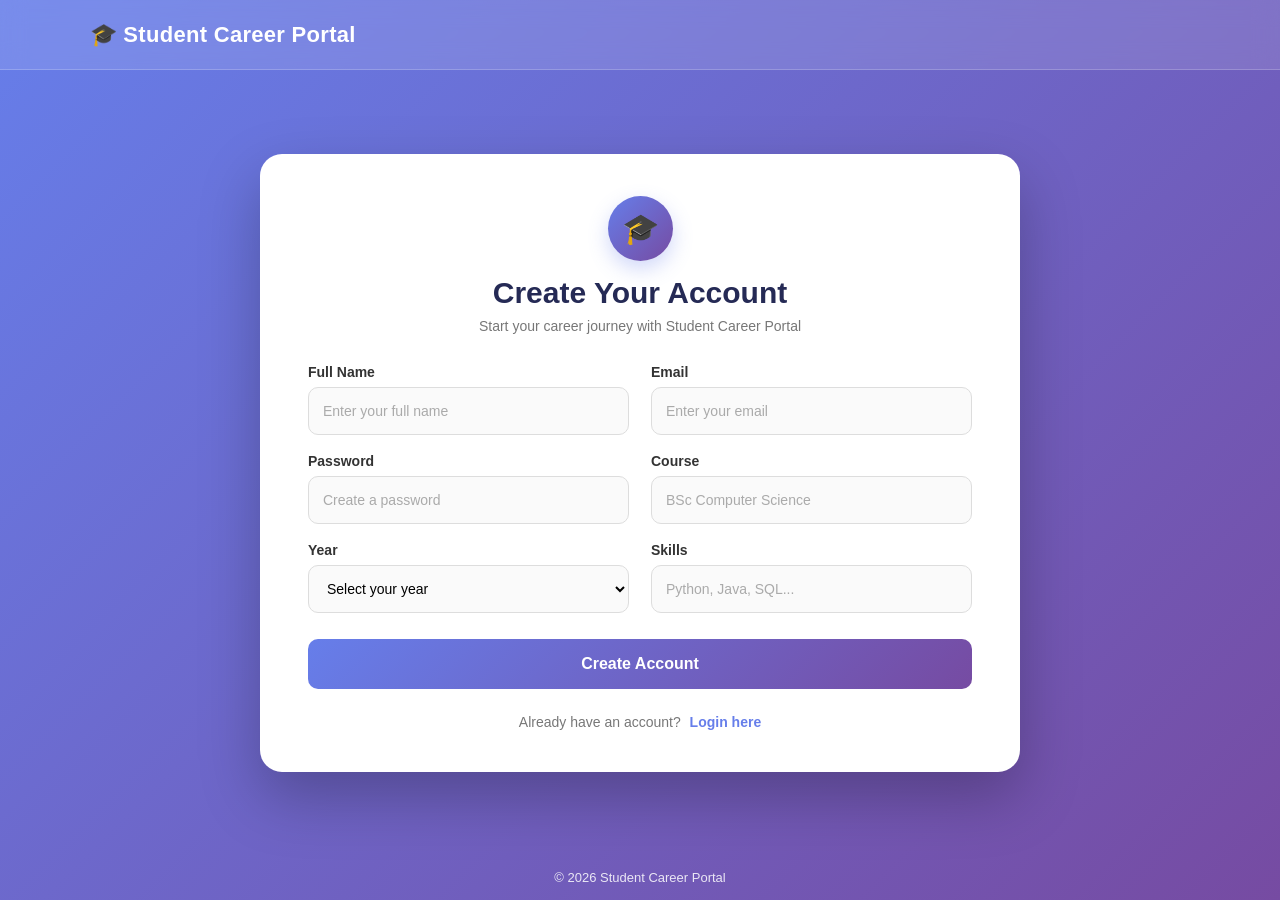
<file: frontend/index.html>
<!DOCTYPE html>
<html lang="en">

<head>
    <meta charset="UTF-8">
    <meta name="viewport" content="width=device-width, initial-scale=1.0">

    <title>Student Career Portal</title>

    <link rel="stylesheet" href="style.css">
</head>

<body>

    <header class="navbar">
        <div class="logo">🎓 Student Career Portal</div>
    </header>

    <main class="page">

        <section class="register-card">

            <div class="card-header">
                <div class="icon">🎓</div>

                <h1>Create Your Account</h1>

                <p>
                    Start your career journey with Student Career Portal
                </p>
            </div>

            <form id="registerForm">

                <div class="form-row">

                    <div class="form-group">
                        <label for="name">Full Name</label>

                        <input
                            type="text"
                            id="name"
                            placeholder="Enter your full name"
                            required
                        >
                    </div>

                    <div class="form-group">
                        <label for="email">Email</label>

                        <input
                            type="email"
                            id="email"
                            placeholder="Enter your email"
                            required
                        >
                    </div>

                </div>

                <div class="form-row">

                    <div class="form-group">
                        <label for="password">Password</label>

                        <input
                            type="password"
                            id="password"
                            placeholder="Create a password"
                            required
                        >
                    </div>

                    <div class="form-group">
                        <label for="course">Course</label>

                        <input
                            type="text"
                            id="course"
                            placeholder="BSc Computer Science"
                            required
                        >
                    </div>

                </div>

                <div class="form-row">

                    <div class="form-group">
                        <label for="year">Year</label>

                        <select id="year" required>

                            <option value="">
                                Select your year
                            </option>

                            <option value="1st Year">
                                1st Year
                            </option>

                            <option value="2nd Year">
                                2nd Year
                            </option>

                            <option value="3rd Year">
                                3rd Year
                            </option>

                            <option value="4th Year">
                                4th Year
                            </option>

                        </select>

                    </div>

                    <div class="form-group">
                        <label for="skills">Skills</label>

                        <input
                            type="text"
                            id="skills"
                            placeholder="Python, Java, SQL..."
                            required
                        >
                    </div>

                </div>

                <button
                    type="submit"
                    class="register-button"
                >
                    Create Account
                </button>

            </form>

            <p id="message"></p>

            <div class="login-section">

                <span>Already have an account?</span>

                <a href="login.html">
                    Login here
                </a>

            </div>

        </section>

    </main>

    <footer>
        © 2026 Student Career Portal
    </footer>

    <script src="script.js"></script>

</body>

</html>
</file>
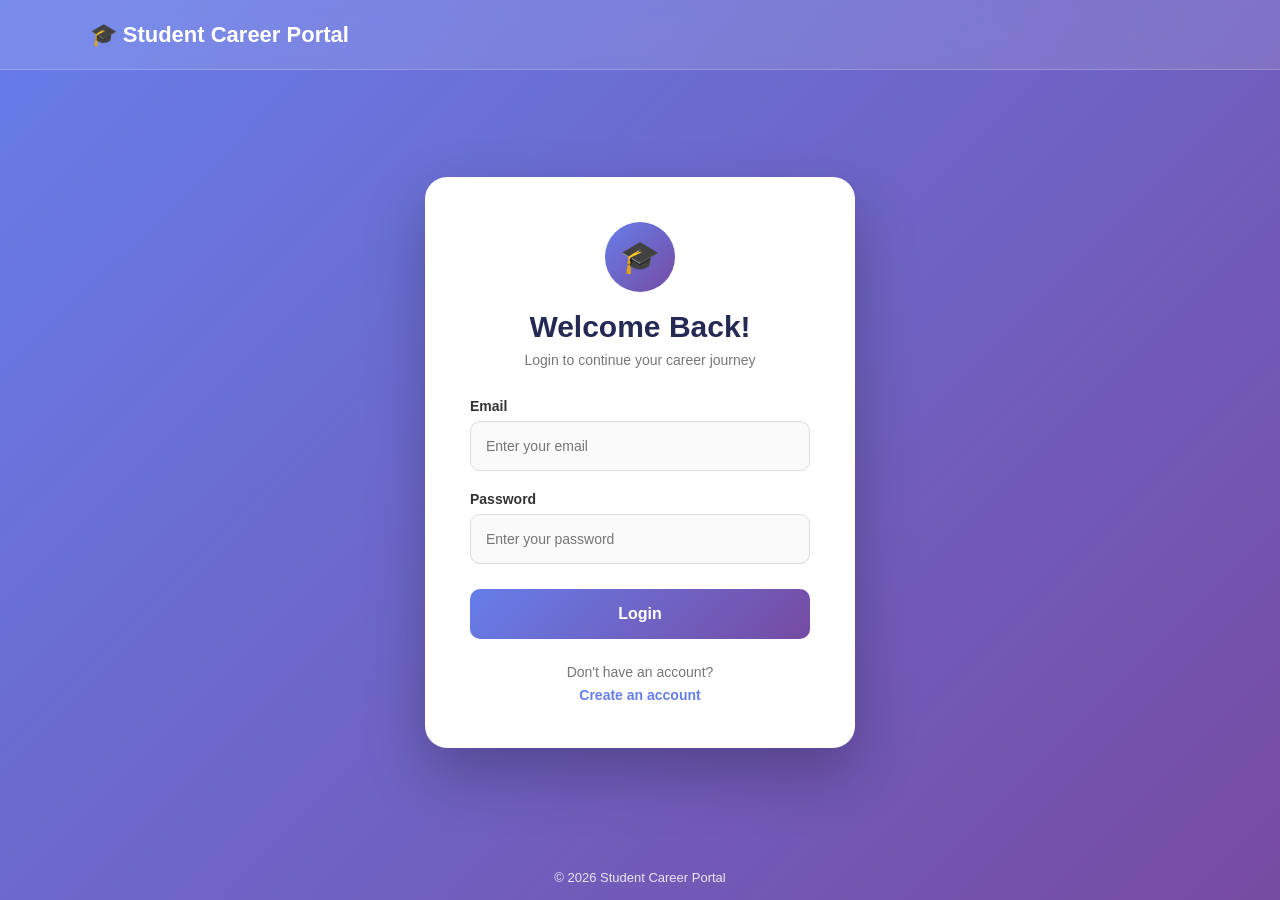
<file: frontend/applications.html>
<!DOCTYPE html>
<html lang="en">

<head>
    <meta charset="UTF-8">
    <meta name="viewport" content="width=device-width, initial-scale=1.0">

    <title>My Applications - Student Career Portal</title>

    <link rel="stylesheet" href="applications.css">
</head>

<body>

    <!-- NAVBAR -->

    <nav class="navbar">

        <div class="logo">
            🎓 Student Career Portal
        </div>

        <button
            id="backButton"
            type="button"
        >
            ← Dashboard
        </button>

    </nav>


    <!-- MAIN CONTENT -->

    <main class="applications-container">

        <div class="page-header">

            <h1>
                📋 My Applications
            </h1>

            <p>
                Track all the jobs and internships you have applied for.
            </p>

        </div>


        <!-- APPLICATION COUNT -->

        <div class="summary-card">

            <div>
                <span>Total Applications</span>

                <strong id="applicationCount">
                    0
                </strong>
            </div>

        </div>


        <!-- APPLICATION LIST -->

        <section>

            <div
                id="applicationList"
                class="application-list"
            >

                <div class="loading">
                    ⏳ Loading your applications...
                </div>

            </div>

        </section>

    </main>


    <footer>
        © 2026 Student Career Portal
    </footer>


    <script src="applications.js"></script>

</body>

</html>
</file>
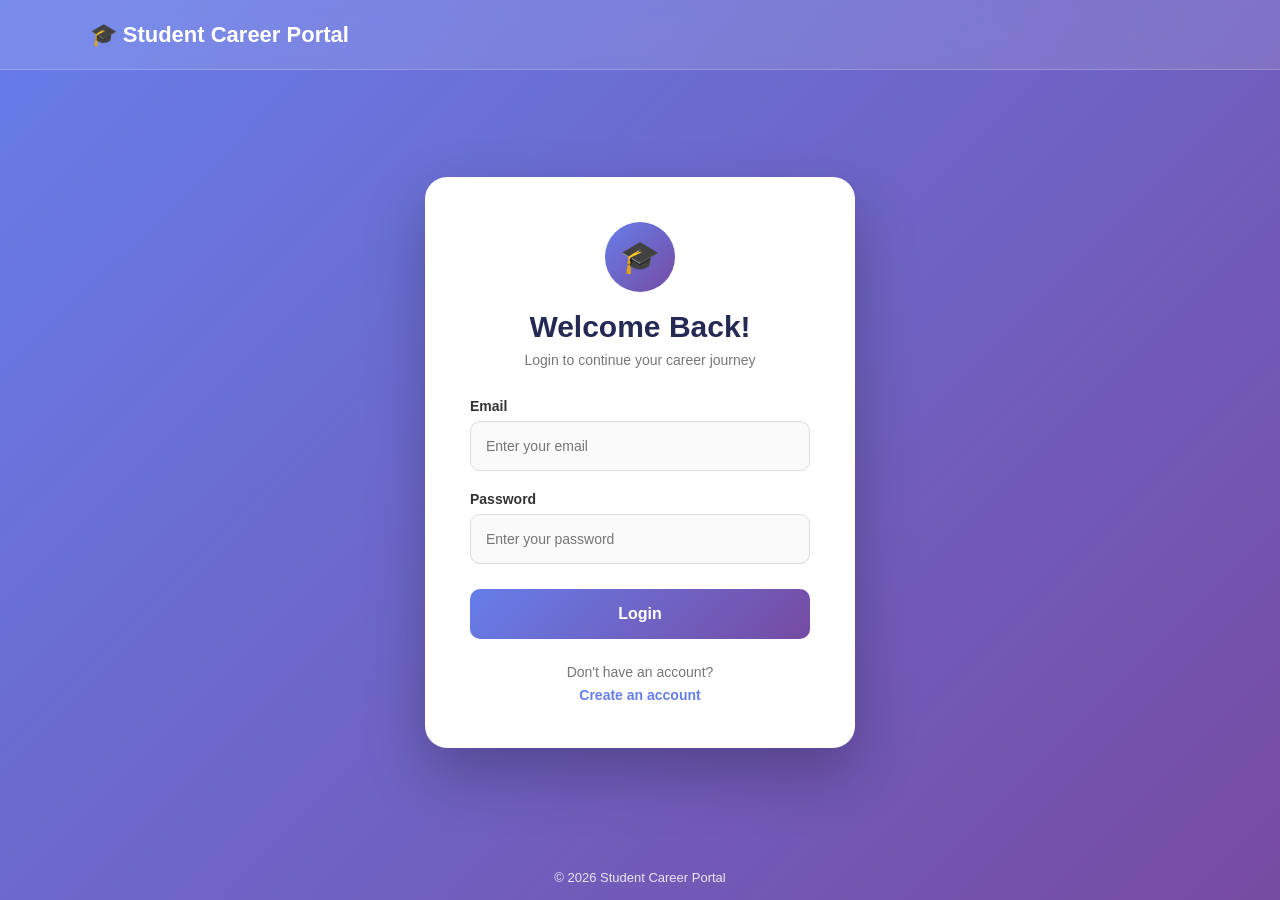
<file: frontend/dashboard.html>
<!DOCTYPE html>
<html lang="en">

<head>
    <meta charset="UTF-8">
    <meta name="viewport" content="width=device-width, initial-scale=1.0">

    <title>Student Career Portal - Dashboard</title>

    <link rel="stylesheet" href="dashboard.css">
</head>

<body>

    <!-- =========================
         NAVBAR
    ========================== -->

    <nav class="navbar">

        <div class="logo">
            🎓 Student Career Portal
        </div>

        <button
            id="logoutButton"
            class="logout-button"
            type="button"
        >
            Logout
        </button>

    </nav>


    <!-- =========================
         MAIN DASHBOARD
    ========================== -->

    <main class="dashboard-container">


        <!-- WELCOME SECTION -->

        <section class="welcome-section">

            <div>

                <p class="small-heading">
                    STUDENT DASHBOARD
                </p>

                <h1>
                    Welcome,
                    <span id="studentName">
                        Student
                    </span>
                    ! 👋
                </h1>

                <p>
                    Manage your career profile and discover
                    opportunities that match your skills.
                </p>

            </div>

        </section>


        <!-- =========================
             PROFILE SECTION
        ========================== -->

        <section class="profile-section">

            <div class="section-heading">

                <div>

                    <h2>
                        👤 My Career Profile
                    </h2>

                    <p>
                        Your academic and professional information
                    </p>

                </div>

                <button
                    id="editProfileButton"
                    class="edit-button"
                    type="button"
                >
                    ✏️ Edit Profile
                </button>

            </div>


            <div class="profile-grid">


                <div class="profile-item">

                    <span>
                        Name
                    </span>

                    <strong id="profileName">
                        Not available
                    </strong>

                </div>


                <div class="profile-item">

                    <span>
                        Email
                    </span>

                    <strong id="profileEmail">
                        Not available
                    </strong>

                </div>


                <div class="profile-item">

                    <span>
                        Course
                    </span>

                    <strong id="profileCourse">
                        Not available
                    </strong>

                </div>


                <div class="profile-item">

                    <span>
                        Year
                    </span>

                    <strong id="profileYear">
                        Not available
                    </strong>

                </div>


                <div class="profile-item skills-item">

                    <span>
                        Skills
                    </span>

                    <strong id="profileSkills">
                        Not available
                    </strong>

                </div>


            </div>

        </section>


        <!-- =========================
             CAREER FEATURES
        ========================== -->

        <section class="features-section">

            <div class="section-title">

                <h2>
                    🚀 Explore Your Career
                </h2>

                <p>
                    Find opportunities and plan your career.
                </p>

            </div>


            <div class="feature-grid">


                <!-- JOBS -->

                <div class="feature-card">

                    <div class="feature-icon">
                        💼
                    </div>

                    <h3>
                        Job Opportunities
                    </h3>

                    <p>
                        Explore job openings that match
                        your skills and interests.
                    </p>

                    <button
                        id="jobsButton"
                        class="feature-button"
                        type="button"
                    >
                        Explore Jobs →
                    </button>

                </div>


                <!-- INTERNSHIPS -->

                <div class="feature-card">

                    <div class="feature-icon">
                        🎯
                    </div>

                    <h3>
                        Internships
                    </h3>

                    <p>
                        Find internships and gain valuable
                        industry experience.
                    </p>

                    <button
                        id="internshipsButton"
                        class="feature-button"
                        type="button"
                    >
                        Find Internships →
                    </button>

                </div>


                <!-- APPLICATIONS -->

                <div class="feature-card">

                    <div class="feature-icon">
                        📋
                    </div>

                    <h3>
                        My Applications
                    </h3>

                    <p>
                        Track the jobs and internships
                        you have applied for.
                    </p>

                    <button
                        id="applicationsButton"
                        class="feature-button"
                        type="button"
                    >
                        View Applications →
                    </button>

                </div>


                <!-- RECOMMENDATION -->

                <div class="feature-card">

                    <div class="feature-icon">
                        🤖
                    </div>

                    <h3>
                        Career Recommendation
                    </h3>

                    <p>
                        Get career suggestions based on
                        your skills and interests.
                    </p>

                    <button
                        id="recommendationButton"
                        class="feature-button"
                        type="button"
                    >
                        Get Recommendation →
                    </button>

                </div>


            </div>

        </section>

    </main>


    <!-- FOOTER -->

    <footer>
        © 2026 Student Career Portal
    </footer>


    <!-- JAVASCRIPT -->

    <script src="dashboard.js"></script>

</body>

</html>
</file>
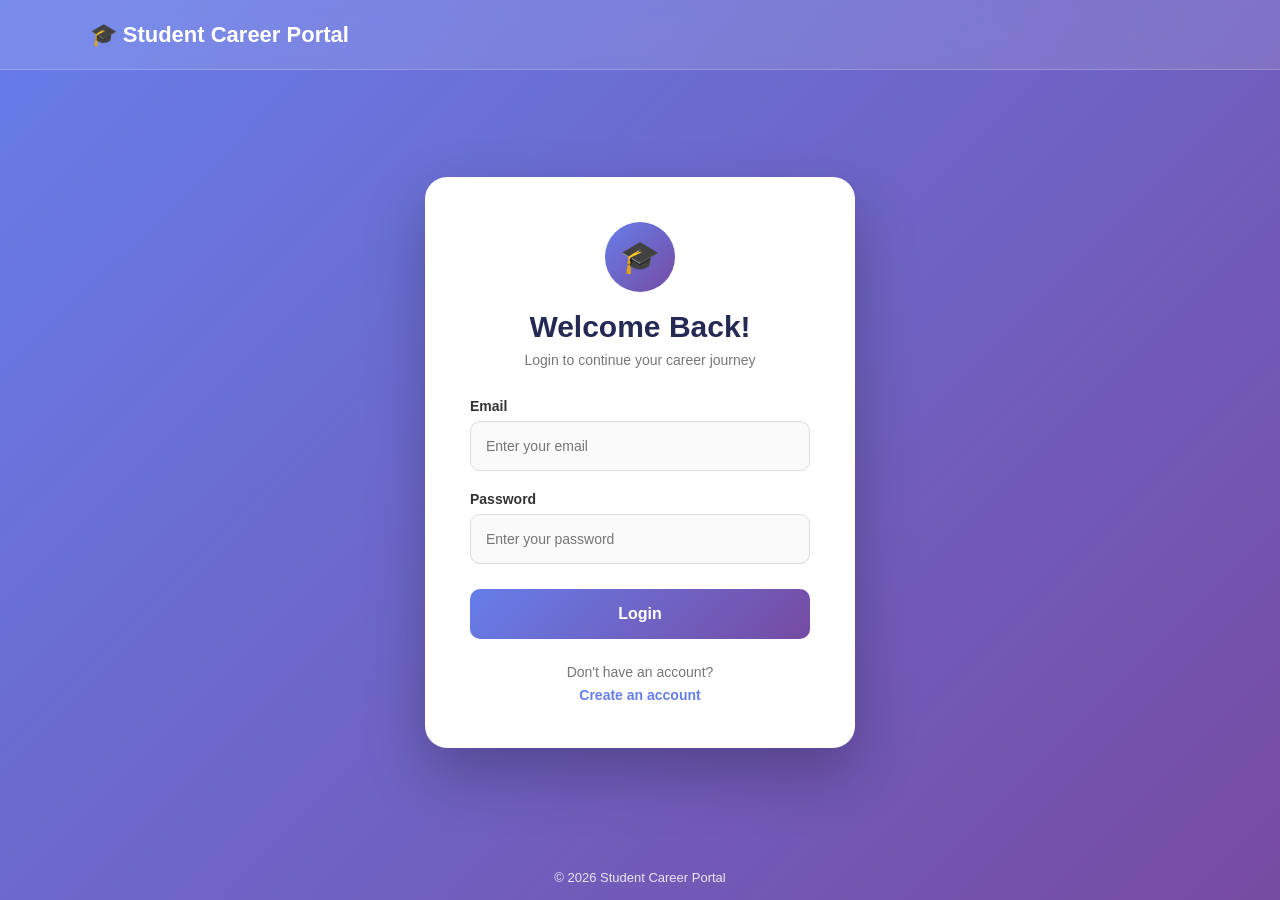
<file: frontend/edit-profile.html>
```html
<!DOCTYPE html>
<html lang="en">

<head>

    <meta charset="UTF-8">

    <meta
        name="viewport"
        content="width=device-width, initial-scale=1.0"
    >

    <title>Edit Career Profile - Student Career Portal</title>

    <link
        rel="stylesheet"
        href="edit-profile.css"
    >

</head>

<body>

    <!-- =========================
         NAVIGATION BAR
    ========================== -->

    <nav class="navbar">

        <div class="logo">
            🎓 Student Career Portal
        </div>

        <button id="backButton">
            ← Back to Dashboard
        </button>

    </nav>


    <!-- =========================
         EDIT PROFILE
    ========================== -->

    <main class="dashboard">

        <section class="profile-card">

            <h2>✏️ Edit Career Profile</h2>

            <p>
                Update your career information
            </p>


            <!-- Profile Form -->

            <form id="editProfileForm">

                <!-- Full Name -->

                <label for="editName">
                    Full Name
                </label>

                <input
                    type="text"
                    id="editName"
                    placeholder="Enter your full name"
                    required
                >


                <!-- Email -->

                <label for="editEmail">
                    Email
                </label>

                <input
                    type="email"
                    id="editEmail"
                    placeholder="Email"
                    readonly
                >


                <!-- Course -->

                <label for="editCourse">
                    Course
                </label>

                <input
                    type="text"
                    id="editCourse"
                    placeholder="Example: BSc Computer Science"
                    required
                >


                <!-- Year -->

                <label for="editYear">
                    Year
                </label>

                <select id="editYear" required>

                    <option value="">
                        Select year
                    </option>

                    <option value="1st Year">
                        1st Year
                    </option>

                    <option value="2nd Year">
                        2nd Year
                    </option>

                    <option value="3rd Year">
                        3rd Year
                    </option>

                    <option value="4th Year">
                        4th Year
                    </option>

                </select>


                <!-- Skills -->

                <label for="editSkills">
                    Skills
                </label>

                <input
                    type="text"
                    id="editSkills"
                    placeholder="Example: Python, JavaScript, SQL"
                    required
                >


                <!-- Update Button -->

                <button type="submit">
                    Update Profile
                </button>

            </form>


            <!-- Update Message -->

            <p id="updateMessage"></p>

        </section>

    </main>


    <!-- =========================
         FOOTER
    ========================== -->

    <footer>

        <p>
            © 2026 Student Career Portal
        </p>

    </footer>


    <!-- JavaScript -->

    <script src="edit-profile.js"></script>

</body>

</html>
```
</file>
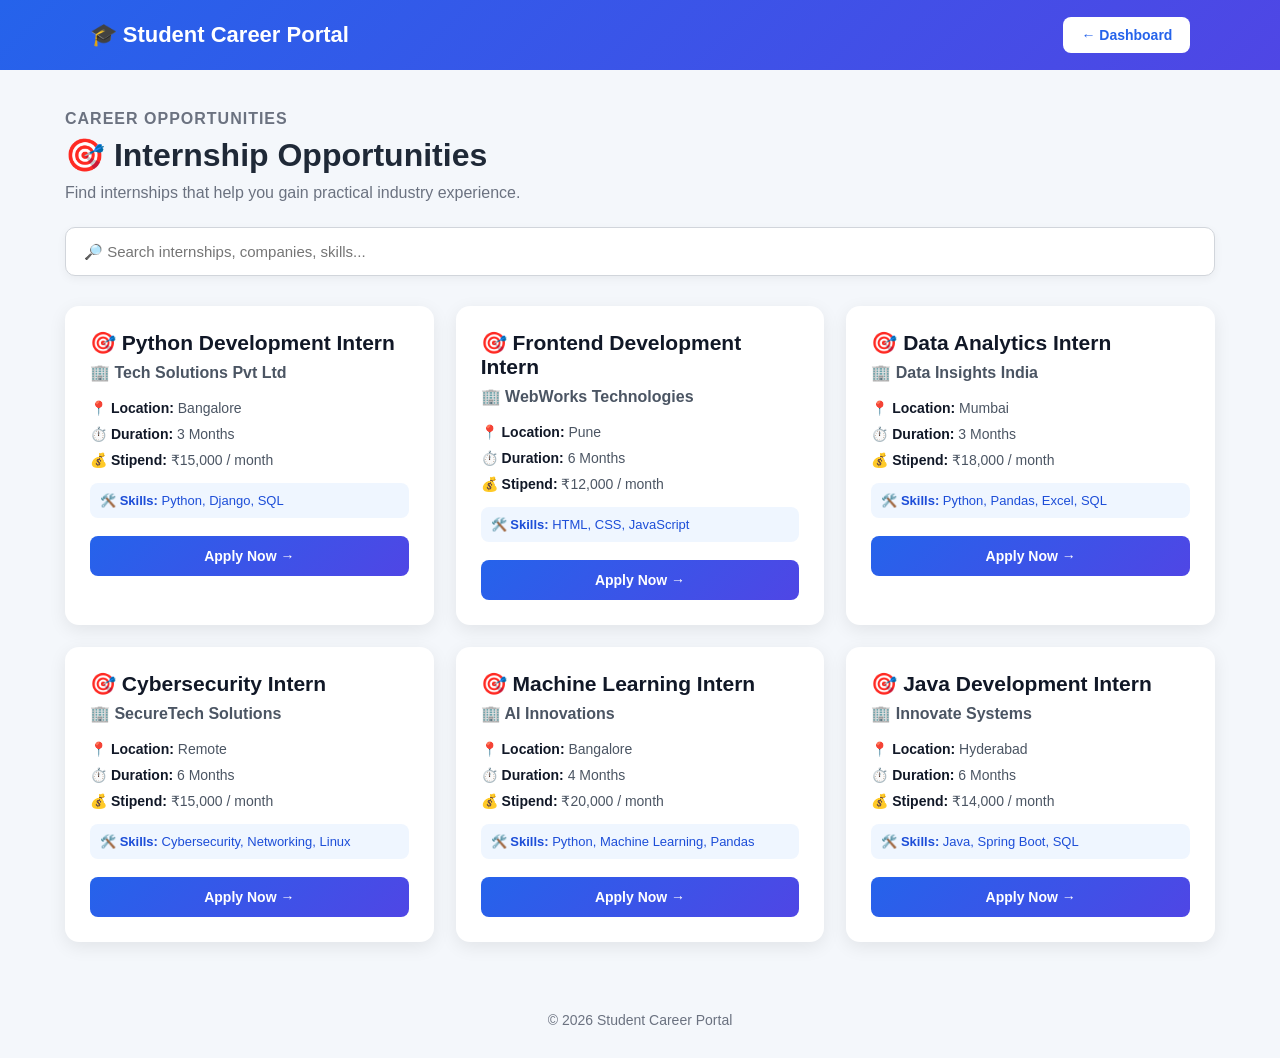
<file: frontend/internships.html>
<!DOCTYPE html>
<html lang="en">

<head>

    <meta charset="UTF-8">

    <meta
        name="viewport"
        content="width=device-width, initial-scale=1.0"
    >

    <title>
        Internships - Student Career Portal
    </title>

    <link
        rel="stylesheet"
        href="internships.css"
    >

</head>


<body>


    <!-- =========================
         NAVBAR
    ========================== -->

    <nav class="navbar">

        <div class="logo">
            🎓 Student Career Portal
        </div>

        <button
            id="backButton"
            type="button"
        >
            ← Dashboard
        </button>

    </nav>


    <!-- =========================
         MAIN CONTENT
    ========================== -->

    <main class="internship-container">


        <!-- HEADER -->

        <section class="page-header">

            <div>

                <p class="small-heading">
                    CAREER OPPORTUNITIES
                </p>

                <h1>
                    🎯 Internship Opportunities
                </h1>

                <p>
                    Find internships that help you
                    gain practical industry experience.
                </p>

            </div>

        </section>


        <!-- =========================
             SEARCH
        ========================== -->

        <section class="search-section">

            <input
                type="text"
                id="internshipSearch"
                placeholder="🔎 Search internships, companies, skills..."
            >

        </section>


        <!-- =========================
             INTERNSHIP LIST
        ========================== -->

        <section>

            <div
                id="internshipList"
                class="internship-grid"
            >

                <div class="loading">
                    ⏳ Loading internships...
                </div>

            </div>

        </section>


    </main>


    <!-- FOOTER -->

    <footer>

        © 2026 Student Career Portal

    </footer>


    <script src="internships.js"></script>

</body>

</html>
</file>
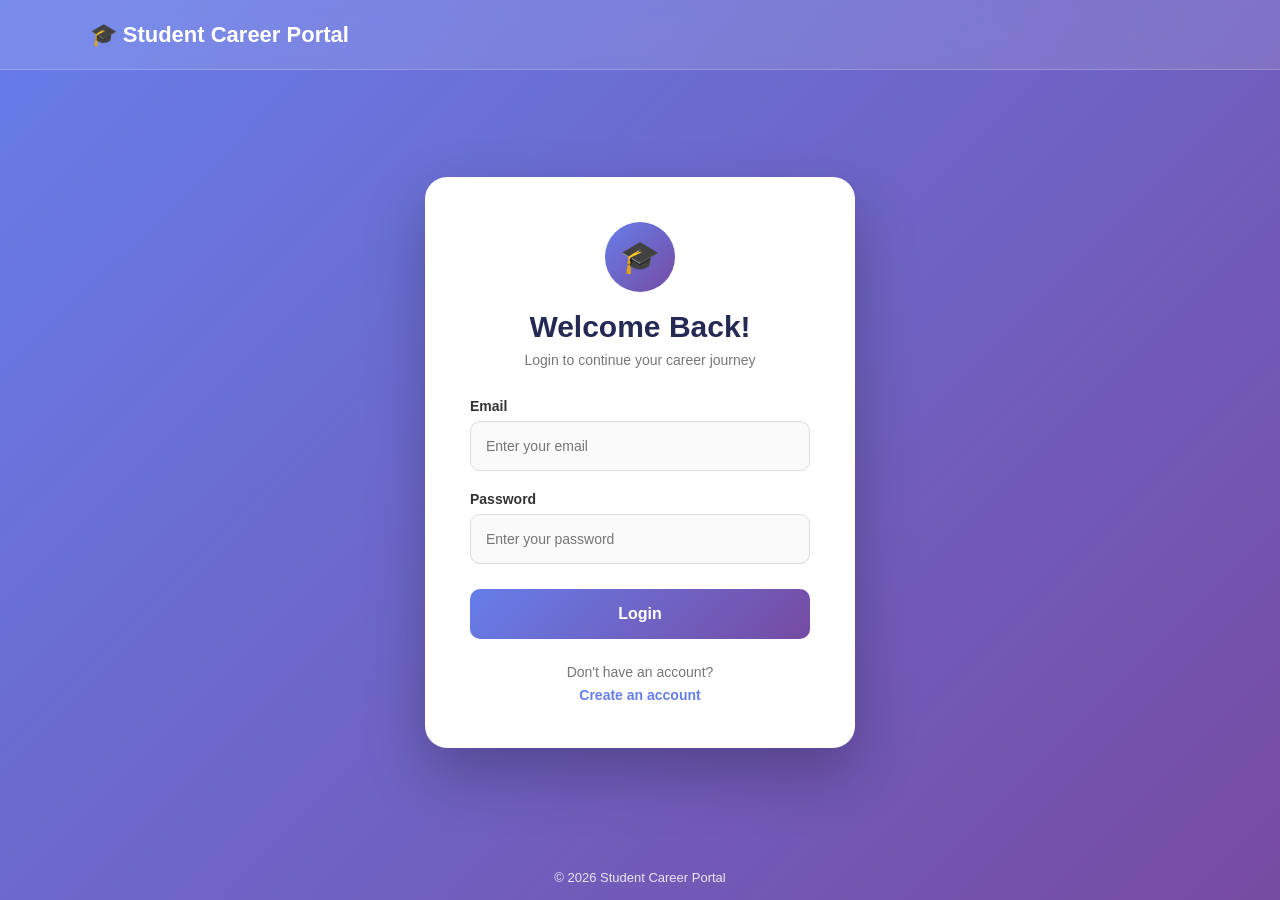
<file: frontend/jobs.html>
<!DOCTYPE html>
<html lang="en">

<head>
    <meta charset="UTF-8">
    <meta name="viewport" content="width=device-width, initial-scale=1.0">

    <title>Jobs - Student Career Portal</title>

    <link rel="stylesheet" href="jobs.css">
</head>

<body>

    <!-- HEADER -->

    <header class="navbar">

        <div class="logo">
            🎓 Student Career Portal
        </div>

        <nav>
            <a href="dashboard.html">
                Dashboard
            </a>

            <a href="jobs.html" class="active">
                Jobs
            </a>

            <a href="internships.html">
                Internships
            </a>

            <a href="applications.html">
                Applications
            </a>

            <a href="recommendation.html">
                AI Career
            </a>
        </nav>

    </header>


    <!-- MAIN CONTENT -->

    <main class="container">

        <!-- PAGE TITLE -->

        <section class="page-header">

            <h1>
                💼 Job Opportunities
            </h1>

            <p>
                Find jobs that match your skills and career goals.
            </p>

        </section>


        <!-- AI RECOMMENDATIONS -->

        <section class="ai-section">

            <div class="section-title">

                <h2>
                    🤖 AI Job Recommendations
                </h2>

                <p>
                    Personalized job recommendations based on your skills.
                </p>

            </div>

            <div id="aiRecommendations">

                <p>
                    🤖 AI is analyzing your skills...
                </p>

            </div>

        </section>


        <!-- ALL JOBS -->

        <section class="jobs-section">

            <div class="section-title">

                <h2>
                    💼 All Available Jobs
                </h2>

            </div>

            <div id="jobsContainer">

                <!-- Jobs will be loaded using JavaScript -->

            </div>

        </section>

    </main>


    <!-- JAVASCRIPT -->

    <script src="jobs.js"></script>

</body>

</html>
</file>
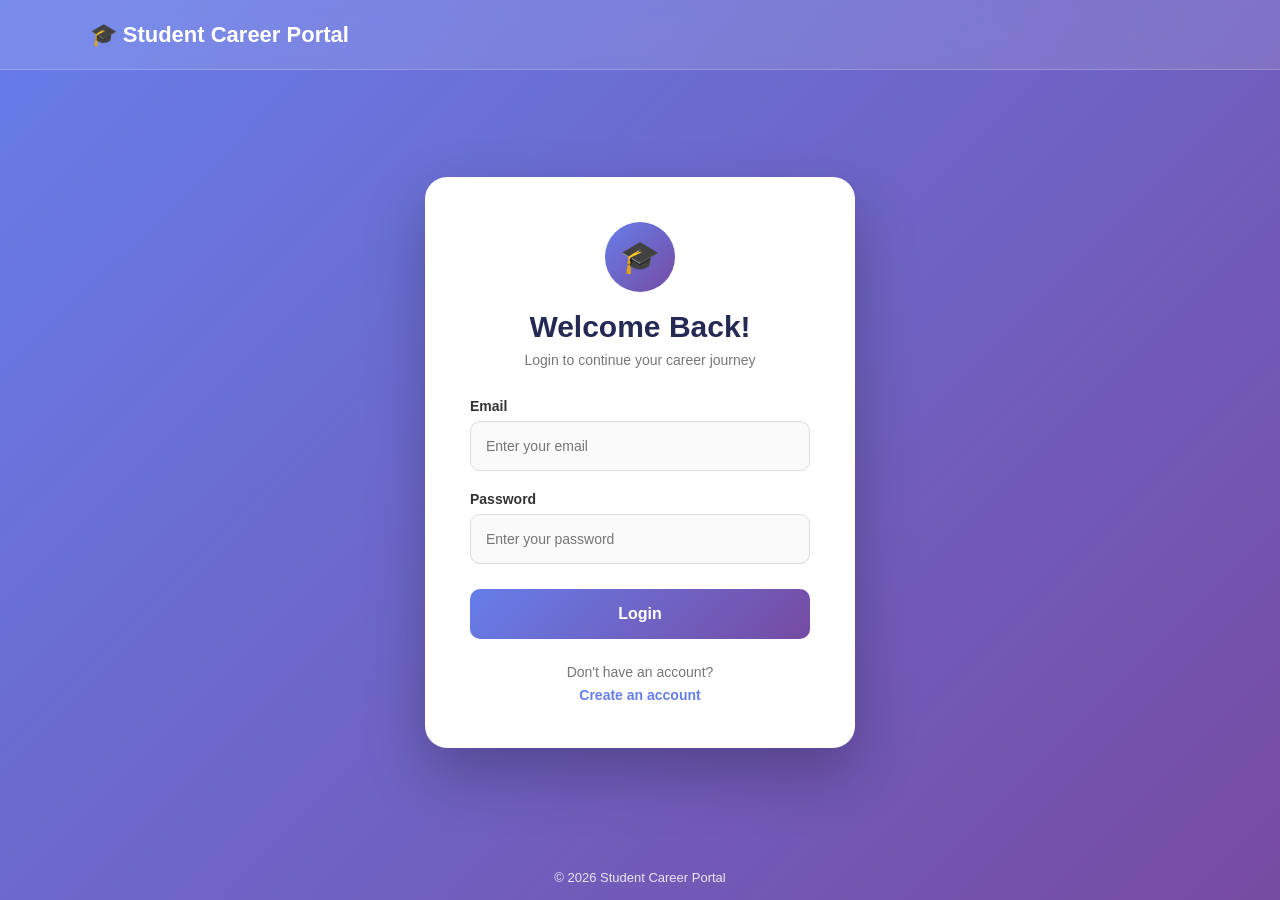
<file: frontend/login.html>
<!DOCTYPE html>
<html lang="en">

<head>
    <meta charset="UTF-8">
    <meta name="viewport" content="width=device-width, initial-scale=1.0">

    <title>Student Career Portal - Login</title>

    <link rel="stylesheet" href="login.css">
</head>

<body>

    <!-- Navbar -->
    <header class="navbar">
        <div class="logo">
            🎓 Student Career Portal
        </div>
    </header>


    <!-- Main Content -->
    <main class="login-page">

        <section class="login-card">

            <!-- Icon -->
            <div class="login-icon">
                🎓
            </div>

            <!-- Heading -->
            <h1>Welcome Back!</h1>

            <p class="subtitle">
                Login to continue your career journey
            </p>


            <!-- Login Form -->
            <form id="loginForm">

                <!-- Email -->
                <div class="form-group">

                    <label for="email">
                        Email
                    </label>

                    <input
                        type="email"
                        id="email"
                        placeholder="Enter your email"
                        required
                    >

                </div>


                <!-- Password -->
                <div class="form-group">

                    <label for="password">
                        Password
                    </label>

                    <input
                        type="password"
                        id="password"
                        placeholder="Enter your password"
                        required
                    >

                </div>


                <!-- Login Button -->
                <button
                    type="submit"
                    class="login-button"
                >
                    Login
                </button>

            </form>


            <!-- Message -->
            <p id="message"></p>


            <!-- Register -->
            <div class="register-section">

                <span>
                    Don't have an account?
                </span>

                <a href="index.html">
                    Create an account
                </a>

            </div>

        </section>

    </main>


    <!-- Footer -->
    <footer>
        © 2026 Student Career Portal
    </footer>


    <!-- JavaScript -->
    <script src="login.js"></script>

</body>

</html>
</file>
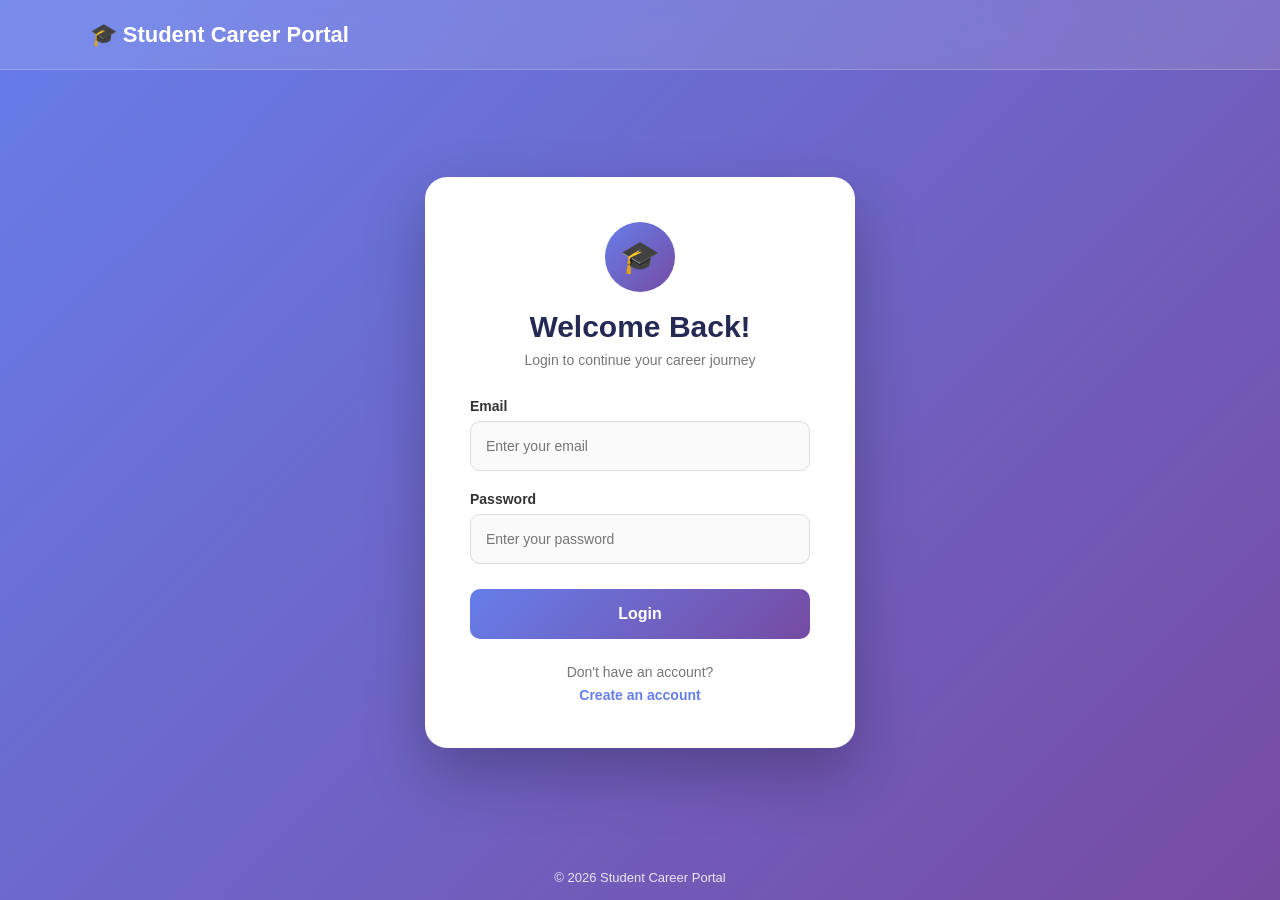
<file: frontend/recommendation.html>
<!DOCTYPE html>
<html lang="en">

<head>

    <meta charset="UTF-8">

    <meta
        name="viewport"
        content="width=device-width, initial-scale=1.0"
    >

    <title>
        AI Career Recommendation - Student Career Portal
    </title>

    <link
        rel="stylesheet"
        href="recommendation.css"
    >

</head>


<body>


    <!-- =========================
         NAVBAR
    ========================== -->

    <nav class="navbar">

        <div class="logo">
            🎓 Student Career Portal
        </div>

        <button
            id="backButton"
            type="button"
        >
            ← Dashboard
        </button>

    </nav>


    <!-- =========================
         MAIN CONTENT
    ========================== -->

    <main class="recommendation-container">


        <!-- =========================
             HERO SECTION
        ========================== -->

        <section class="hero-section">

            <div class="ai-icon">
                🤖
            </div>

            <div>

                <p class="small-heading">
                    SMART CAREER GUIDANCE
                </p>

                <h1>
                    AI Career Recommendation
                </h1>

                <p>
                    Discover career paths that match
                    your skills and interests.
                </p>

            </div>

        </section>


        <!-- =========================
             PROFILE
        ========================== -->

        <section class="profile-card">

            <h2>
                👤 Your Profile
            </h2>


            <div class="profile-grid">


                <div class="profile-item">

                    <span>
                        Name
                    </span>

                    <strong id="studentName">
                        Loading...
                    </strong>

                </div>


                <div class="profile-item">

                    <span>
                        Course
                    </span>

                    <strong id="studentCourse">
                        Loading...
                    </strong>

                </div>


                <div class="profile-item">

                    <span>
                        Year
                    </span>

                    <strong id="studentYear">
                        Loading...
                    </strong>

                </div>


                <div class="profile-item skills-item">

                    <span>
                        Your Skills
                    </span>

                    <strong id="studentSkills">
                        Loading...
                    </strong>

                </div>


            </div>

        </section>


        <!-- =========================
             GENERATE BUTTON
        ========================== -->

        <section class="action-section">

            <button
                id="recommendButton"
                type="button"
            >

                🤖 Generate Career Recommendations

            </button>


            <p>

                Our recommendation engine will analyze
                your profile and suggest suitable career paths.

            </p>

        </section>


        <!-- =========================
             RESULTS
        ========================== -->

        <section
            id="resultsSection"
            class="results-section"
        >

            <h2>
                🚀 Recommended Career Paths
            </h2>


            <div
                id="recommendationList"
                class="recommendation-grid"
            >

            </div>

        </section>


    </main>


    <!-- =========================
         FOOTER
    ========================== -->

    <footer>

        © 2026 Student Career Portal

    </footer>


    <script src="recommendation.js"></script>


</body>

</html>
</file>
<file: frontend/style.css>
/* =========================
   RESET
========================= */

* {
    margin: 0;
    padding: 0;
    box-sizing: border-box;
}


/* =========================
   BODY
========================= */

body {
    min-height: 100vh;

    font-family:
        "Segoe UI",
        Arial,
        sans-serif;

    background:
        linear-gradient(
            135deg,
            #667eea 0%,
            #764ba2 100%
        );

    color: #222;

    display: flex;
    flex-direction: column;
}


/* =========================
   NAVBAR
========================= */

.navbar {
    width: 100%;
    height: 70px;

    display: flex;
    align-items: center;

    padding: 0 7%;

    background: rgba(255, 255, 255, 0.12);

    backdrop-filter: blur(12px);

    border-bottom:
        1px solid
        rgba(255, 255, 255, 0.2);
}

.logo {
    color: white;

    font-size: 22px;

    font-weight: 700;

    letter-spacing: 0.3px;
}


/* =========================
   PAGE
========================= */

.page {
    width: 100%;

    flex: 1;

    display: flex;

    justify-content: center;

    align-items: center;

    padding: 45px 20px;
}


/* =========================
   REGISTER CARD
========================= */

.register-card {
    width: 100%;

    max-width: 760px;

    background: white;

    border-radius: 22px;

    padding: 42px 48px;

    box-shadow:
        0 25px 60px
        rgba(0, 0, 0, 0.25);

    animation:
        cardAppear 0.6s ease;
}


/* =========================
   CARD HEADER
========================= */

.card-header {
    text-align: center;

    margin-bottom: 30px;
}

.icon {
    width: 65px;
    height: 65px;

    margin: 0 auto 15px;

    display: flex;

    justify-content: center;

    align-items: center;

    background:
        linear-gradient(
            135deg,
            #667eea,
            #764ba2
        );

    border-radius: 50%;

    font-size: 30px;

    box-shadow:
        0 8px 20px
        rgba(102, 126, 234, 0.3);
}

.card-header h1 {
    font-size: 30px;

    color: #252a55;

    margin-bottom: 8px;
}

.card-header p {
    color: #777;

    font-size: 14px;
}


/* =========================
   FORM
========================= */

#registerForm {
    width: 100%;
}

.form-row {
    display: flex;

    gap: 22px;

    width: 100%;

    margin-bottom: 18px;
}

.form-group {
    flex: 1;

    min-width: 0;
}

.form-group label {
    display: block;

    margin-bottom: 7px;

    font-size: 14px;

    font-weight: 600;

    color: #333;
}


/* =========================
   INPUTS
========================= */

.form-group input,
.form-group select {
    width: 100%;

    height: 48px;

    padding: 0 14px;

    border:
        1px solid
        #ddd;

    border-radius: 10px;

    background: #fafafa;

    font-size: 14px;

    outline: none;

    transition:
        border 0.2s,
        box-shadow 0.2s,
        background 0.2s;
}

.form-group input:focus,
.form-group select:focus {
    border-color: #667eea;

    background: white;

    box-shadow:
        0 0 0 3px
        rgba(102, 126, 234, 0.12);
}

.form-group input::placeholder {
    color: #aaa;
}


/* =========================
   BUTTON
========================= */

.register-button {
    width: 100%;

    height: 50px;

    margin-top: 8px;

    border: none;

    border-radius: 10px;

    background:
        linear-gradient(
            135deg,
            #667eea,
            #764ba2
        );

    color: white;

    font-size: 16px;

    font-weight: 600;

    cursor: pointer;

    transition:
        transform 0.2s,
        box-shadow 0.2s;
}

.register-button:hover {
    transform: translateY(-2px);

    box-shadow:
        0 10px 25px
        rgba(102, 126, 234, 0.35);
}

.register-button:active {
    transform: translateY(0);
}


/* =========================
   LOGIN
========================= */

.login-section {
    text-align: center;

    margin-top: 25px;

    font-size: 14px;

    color: #777;
}

.login-section a {
    margin-left: 5px;

    color: #667eea;

    font-weight: 600;

    text-decoration: none;
}

.login-section a:hover {
    text-decoration: underline;
}


/* =========================
   MESSAGE
========================= */

#message {
    text-align: center;

    margin-top: 15px;

    font-size: 14px;

    font-weight: 600;
}


/* =========================
   FOOTER
========================= */

footer {
    width: 100%;

    text-align: center;

    padding: 15px;

    color: rgba(255, 255, 255, 0.85);

    font-size: 13px;
}


/* =========================
   ANIMATION
========================= */

@keyframes cardAppear {

    from {
        opacity: 0;

        transform:
            translateY(25px);
    }

    to {
        opacity: 1;

        transform:
            translateY(0);
    }
}


/* =========================
   MOBILE
========================= */

@media (max-width: 700px) {

    .navbar {
        padding: 0 20px;
    }

    .logo {
        font-size: 18px;
    }

    .page {
        padding: 30px 15px;
    }

    .register-card {
        padding: 30px 22px;
    }

    .card-header h1 {
        font-size: 25px;
    }

    .form-row {
        flex-direction: column;

        gap: 0;

        margin-bottom: 0;
    }

    .form-group {
        margin-bottom: 18px;
    }
}
</file>
<file: frontend/applications.css>
* {
    margin: 0;
    padding: 0;
    box-sizing: border-box;
}

body {
    font-family: Arial, Helvetica, sans-serif;
    background: #f4f7fb;
    color: #1f2937;
}


/* =========================
   NAVBAR
========================= */

.navbar {
    height: 70px;
    background: linear-gradient(
        135deg,
        #2563eb,
        #4f46e5
    );

    display: flex;
    align-items: center;
    justify-content: space-between;

    padding: 0 7%;

    color: white;
}

.logo {
    font-size: 22px;
    font-weight: bold;
}

#backButton {
    border: none;
    background: white;
    color: #2563eb;

    padding: 10px 18px;

    border-radius: 8px;

    font-size: 14px;
    font-weight: bold;

    cursor: pointer;

    transition: 0.3s;
}

#backButton:hover {
    background: #e0e7ff;
}


/* =========================
   CONTAINER
========================= */

.applications-container {
    width: 90%;
    max-width: 1100px;

    margin: 40px auto;
}


/* =========================
   HEADER
========================= */

.page-header {
    margin-bottom: 25px;
}

.page-header h1 {
    font-size: 32px;
    margin-bottom: 8px;
}

.page-header p {
    color: #6b7280;
    font-size: 16px;
}


/* =========================
   SUMMARY
========================= */

.summary-card {
    background: white;

    padding: 22px;

    border-radius: 12px;

    margin-bottom: 25px;

    box-shadow:
        0 4px 15px rgba(0, 0, 0, 0.08);
}

.summary-card span {
    display: block;

    color: #6b7280;

    font-size: 14px;

    margin-bottom: 5px;
}

.summary-card strong {
    font-size: 30px;
    color: #2563eb;
}


/* =========================
   APPLICATION LIST
========================= */

.application-list {
    display: grid;

    grid-template-columns:
        repeat(auto-fit, minmax(300px, 1fr));

    gap: 20px;
}


/* =========================
   APPLICATION CARD
========================= */

.application-card {
    background: white;

    padding: 25px;

    border-radius: 14px;

    box-shadow:
        0 5px 18px rgba(0, 0, 0, 0.08);

    transition: 0.3s;
}

.application-card:hover {
    transform: translateY(-4px);

    box-shadow:
        0 8px 25px rgba(0, 0, 0, 0.12);
}

.application-card h2 {
    font-size: 21px;

    margin-bottom: 8px;

    color: #111827;
}

.application-card h3 {
    font-size: 16px;

    color: #4b5563;

    margin-bottom: 18px;
}

.application-info {
    margin-bottom: 10px;

    color: #4b5563;

    font-size: 14px;
}

.application-info strong {
    color: #111827;
}


/* =========================
   STATUS
========================= */

.status {
    display: inline-block;

    margin-top: 12px;

    padding: 7px 14px;

    border-radius: 20px;

    background: #dcfce7;

    color: #166534;

    font-size: 13px;

    font-weight: bold;
}


/* =========================
   NO APPLICATIONS
========================= */

.no-applications {
    grid-column: 1 / -1;

    background: white;

    padding: 50px 20px;

    text-align: center;

    border-radius: 14px;

    box-shadow:
        0 5px 18px rgba(0, 0, 0, 0.08);
}

.no-applications h2 {
    margin-bottom: 10px;
}

.no-applications p {
    color: #6b7280;
}


/* =========================
   LOADING
========================= */

.loading {
    grid-column: 1 / -1;

    background: white;

    padding: 40px;

    text-align: center;

    border-radius: 12px;

    color: #6b7280;
}


/* =========================
   FOOTER
========================= */

footer {
    text-align: center;

    padding: 30px;

    color: #6b7280;

    font-size: 14px;
}


/* =========================
   MOBILE
========================= */

@media (max-width: 600px) {

    .navbar {
        padding: 0 4%;
    }

    .logo {
        font-size: 17px;
    }

    .applications-container {
        width: 92%;
    }

    .page-header h1 {
        font-size: 26px;
    }

}
</file>
<file: frontend/dashboard.css>
* {
    margin: 0;
    padding: 0;
    box-sizing: border-box;
}

body {
    min-height: 100vh;

    font-family:
        "Segoe UI",
        Arial,
        sans-serif;

    background: #f5f7fb;

    color: #252a55;
}


/* NAVBAR */

.navbar {
    width: 100%;
    height: 70px;

    display: flex;
    align-items: center;
    justify-content: space-between;

    padding: 0 7%;

    background:
        linear-gradient(
            135deg,
            #667eea,
            #764ba2
        );

    color: white;

    box-shadow:
        0 4px 15px
        rgba(0, 0, 0, 0.1);
}

.logo {
    font-size: 21px;
    font-weight: 700;
}

.logout-button {
    border: 1px solid
        rgba(255, 255, 255, 0.5);

    background: transparent;

    color: white;

    padding: 9px 18px;

    border-radius: 8px;

    cursor: pointer;

    font-weight: 600;

    transition: 0.2s;
}

.logout-button:hover {
    background: white;
    color: #667eea;
}


/* MAIN */

.dashboard-container {
    width: 100%;

    max-width: 1200px;

    margin: auto;

    padding: 40px 25px;
}


/* WELCOME */

.welcome-section {
    background:
        linear-gradient(
            135deg,
            #667eea,
            #764ba2
        );

    color: white;

    border-radius: 20px;

    padding: 38px 42px;

    margin-bottom: 30px;

    box-shadow:
        0 15px 35px
        rgba(102, 126, 234, 0.25);
}

.small-heading {
    font-size: 12px;

    letter-spacing: 2px;

    opacity: 0.8;

    margin-bottom: 8px;
}

.welcome-section h1 {
    font-size: 32px;

    margin-bottom: 8px;
}

.welcome-section p {
    opacity: 0.9;
}


/* SECTIONS */

.profile-section,
.features-section {
    margin-bottom: 35px;
}

.section-heading {
    display: flex;

    align-items: center;

    justify-content: space-between;

    margin-bottom: 18px;
}

.section-heading h2,
.section-title h2 {
    font-size: 22px;
}

.section-heading p,
.section-title p {
    color: #777;

    font-size: 14px;

    margin-top: 4px;
}


/* EDIT BUTTON */

.edit-button {
    border: none;

    background: #667eea;

    color: white;

    padding: 10px 18px;

    border-radius: 8px;

    cursor: pointer;

    font-weight: 600;

    transition: 0.2s;
}

.edit-button:hover {
    background: #5669d8;

    transform: translateY(-2px);
}


/* PROFILE */

.profile-grid {
    display: grid;

    grid-template-columns:
        repeat(2, 1fr);

    gap: 15px;
}

.profile-item {
    background: white;

    padding: 20px;

    border-radius: 14px;

    border: 1px solid #eee;

    box-shadow:
        0 5px 15px
        rgba(0, 0, 0, 0.04);
}

.profile-item span {
    display: block;

    color: #888;

    font-size: 13px;

    margin-bottom: 6px;
}

.profile-item strong {
    display: block;

    color: #252a55;

    font-size: 15px;

    word-break: break-word;
}

.skills-item {
    grid-column: span 2;
}


/* FEATURES */

.section-title {
    margin-bottom: 18px;
}

.feature-grid {
    display: grid;

    grid-template-columns:
        repeat(4, 1fr);

    gap: 18px;
}

.feature-card {
    background: white;

    padding: 25px 20px;

    border-radius: 16px;

    border: 1px solid #eee;

    box-shadow:
        0 6px 20px
        rgba(0, 0, 0, 0.05);

    transition: 0.25s;
}

.feature-card:hover {
    transform: translateY(-5px);

    box-shadow:
        0 15px 30px
        rgba(0, 0, 0, 0.1);
}

.feature-icon {
    font-size: 32px;

    margin-bottom: 15px;
}

.feature-card h3 {
    font-size: 17px;

    margin-bottom: 9px;
}

.feature-card p {
    color: #777;

    font-size: 13px;

    line-height: 1.6;

    min-height: 63px;

    margin-bottom: 18px;
}

.feature-button {
    width: 100%;

    border: none;

    padding: 10px;

    border-radius: 8px;

    background: #f0f2ff;

    color: #667eea;

    font-weight: 600;

    cursor: pointer;

    transition: 0.2s;
}

.feature-button:hover {
    background: #667eea;

    color: white;
}


/* FOOTER */

footer {
    text-align: center;

    padding: 20px;

    color: #888;

    font-size: 13px;
}


/* RESPONSIVE */

@media (max-width: 900px) {

    .feature-grid {
        grid-template-columns:
            repeat(2, 1fr);
    }
}

@media (max-width: 650px) {

    .navbar {
        padding: 0 20px;
    }

    .logo {
        font-size: 17px;
    }

    .dashboard-container {
        padding: 25px 15px;
    }

    .welcome-section {
        padding: 28px 22px;
    }

    .welcome-section h1 {
        font-size: 26px;
    }

    .section-heading {
        align-items: flex-start;

        gap: 15px;

        flex-direction: column;
    }

    .profile-grid {
        grid-template-columns: 1fr;
    }

    .skills-item {
        grid-column: span 1;
    }

    .feature-grid {
        grid-template-columns: 1fr;
    }
}
</file>
<file: frontend/edit-profile.css>
* {
    margin: 0;
    padding: 0;
    box-sizing: border-box;
}

body {
    font-family: Arial, sans-serif;
    background: #f4f7fb;
    color: #333;
}

/* Navbar */

.navbar {
    background: #2563eb;
    color: white;

    padding: 20px 40px;

    display: flex;
    justify-content: space-between;
    align-items: center;
}

.logo {
    font-size: 22px;
    font-weight: bold;
}

#backButton {
    background: white;
    color: #2563eb;

    border: none;

    padding: 10px 18px;

    border-radius: 6px;

    cursor: pointer;

    font-weight: bold;
}

#backButton:hover {
    background: #e5e7eb;
}


/* Main */

.dashboard {
    max-width: 700px;

    margin: 50px auto;

    padding: 20px;
}


/* Profile Card */

.profile-card {
    background: white;

    padding: 35px;

    border-radius: 12px;

    box-shadow: 0 4px 15px rgba(0, 0, 0, 0.08);
}

.profile-card h2 {
    margin-bottom: 10px;
}

.profile-card > p {
    color: #666;

    margin-bottom: 25px;
}


/* Form */

#editProfileForm {
    display: flex;

    flex-direction: column;

    gap: 10px;
}

#editProfileForm label {
    font-weight: bold;

    margin-top: 10px;
}

#editProfileForm input,
#editProfileForm select {
    padding: 12px;

    border: 1px solid #ccc;

    border-radius: 6px;

    font-size: 15px;

    outline: none;
}

#editProfileForm input:focus,
#editProfileForm select:focus {
    border-color: #2563eb;
}


/* Read-only Email */

#editEmail {
    background: #f1f5f9;

    cursor: not-allowed;
}


/* Update Button */

#editProfileForm button {
    margin-top: 20px;

    background: #2563eb;

    color: white;

    border: none;

    padding: 12px;

    border-radius: 6px;

    cursor: pointer;

    font-size: 16px;

    font-weight: bold;
}

#editProfileForm button:hover {
    background: #1d4ed8;
}


/* Message */

#updateMessage {
    margin-top: 20px;

    font-weight: bold;
}


/* Footer */

footer {
    text-align: center;

    background: #1e293b;

    color: white;

    padding: 20px;

    margin-top: 40px;
}


/* Mobile */

@media (max-width: 768px) {

    .navbar {
        padding: 15px 20px;
    }

    .logo {
        font-size: 18px;
    }

    .dashboard {
        margin: 20px auto;
    }

    .profile-card {
        padding: 25px;
    }
}
</file>
<file: frontend/internships.css>
* {
    margin: 0;
    padding: 0;
    box-sizing: border-box;
}


body {

    font-family:
        Arial,
        Helvetica,
        sans-serif;

    background: #f4f7fb;

    color: #1f2937;

}


/* =========================
   NAVBAR
========================= */

.navbar {

    height: 70px;

    background:
        linear-gradient(
            135deg,
            #2563eb,
            #4f46e5
        );

    display: flex;

    align-items: center;

    justify-content: space-between;

    padding: 0 7%;

    color: white;

}


.logo {

    font-size: 22px;

    font-weight: bold;

}


#backButton {

    border: none;

    background: white;

    color: #2563eb;

    padding: 10px 18px;

    border-radius: 8px;

    font-size: 14px;

    font-weight: bold;

    cursor: pointer;

    transition: 0.3s;

}


#backButton:hover {

    background: #e0e7ff;

}


/* =========================
   MAIN CONTAINER
========================= */

.internship-container {

    width: 90%;

    max-width: 1150px;

    margin: 40px auto;

}


/* =========================
   PAGE HEADER
========================= */

.page-header {

    margin-bottom: 25px;

}


.small-heading {

    color: #2563eb;

    font-size: 13px;

    font-weight: bold;

    letter-spacing: 1px;

    margin-bottom: 8px;

}


.page-header h1 {

    font-size: 32px;

    margin-bottom: 10px;

}


.page-header p {

    color: #6b7280;

    font-size: 16px;

}


/* =========================
   SEARCH
========================= */

.search-section {

    margin-bottom: 30px;

}


#internshipSearch {

    width: 100%;

    padding: 15px 18px;

    border: 1px solid #d1d5db;

    border-radius: 10px;

    font-size: 15px;

    outline: none;

    background: white;

    box-shadow:
        0 3px 10px
        rgba(0, 0, 0, 0.05);

}


#internshipSearch:focus {

    border-color: #2563eb;

    box-shadow:
        0 0 0 3px
        rgba(37, 99, 235, 0.12);

}


/* =========================
   INTERNSHIP GRID
========================= */

.internship-grid {

    display: grid;

    grid-template-columns:
        repeat(
            auto-fit,
            minmax(300px, 1fr)
        );

    gap: 22px;

}


/* =========================
   INTERNSHIP CARD
========================= */

.internship-card {

    background: white;

    padding: 25px;

    border-radius: 14px;

    box-shadow:
        0 5px 18px
        rgba(0, 0, 0, 0.08);

    transition: 0.3s;

}


.internship-card:hover {

    transform: translateY(-5px);

    box-shadow:
        0 10px 25px
        rgba(0, 0, 0, 0.12);

}


.internship-card h2 {

    font-size: 21px;

    color: #111827;

    margin-bottom: 8px;

}


.internship-card h3 {

    font-size: 16px;

    color: #4b5563;

    margin-bottom: 18px;

}


.internship-info {

    margin-bottom: 10px;

    color: #4b5563;

    font-size: 14px;

}


.internship-info strong {

    color: #111827;

}


/* =========================
   SKILLS
========================= */

.skills {

    background: #eff6ff;

    color: #1d4ed8;

    padding: 10px;

    border-radius: 8px;

    margin-top: 15px;

    font-size: 13px;

}


/* =========================
   APPLY BUTTON
========================= */

.apply-button {

    width: 100%;

    margin-top: 18px;

    padding: 12px;

    border: none;

    border-radius: 8px;

    background:
        linear-gradient(
            135deg,
            #2563eb,
            #4f46e5
        );

    color: white;

    font-size: 14px;

    font-weight: bold;

    cursor: pointer;

    transition: 0.3s;

}


.apply-button:hover {

    transform: translateY(-2px);

    opacity: 0.9;

}


/* =========================
   NO RESULTS
========================= */

.no-results {

    grid-column: 1 / -1;

    background: white;

    text-align: center;

    padding: 50px 20px;

    border-radius: 14px;

    box-shadow:
        0 5px 18px
        rgba(0, 0, 0, 0.08);

}


.no-results h2 {

    margin-bottom: 10px;

}


.no-results p {

    color: #6b7280;

}


/* =========================
   LOADING
========================= */

.loading {

    grid-column: 1 / -1;

    background: white;

    text-align: center;

    padding: 40px;

    border-radius: 12px;

    color: #6b7280;

}


/* =========================
   FOOTER
========================= */

footer {

    text-align: center;

    padding: 30px;

    color: #6b7280;

    font-size: 14px;

}


/* =========================
   MOBILE
========================= */

@media (max-width: 600px) {

    .navbar {

        padding: 0 4%;

    }

    .logo {

        font-size: 17px;

    }

    .internship-container {

        width: 92%;

    }

    .page-header h1 {

        font-size: 26px;

    }

}
</file>
<file: frontend/jobs.css>
* {
    margin: 0;
    padding: 0;
    box-sizing: border-box;
}

body {
    font-family: Arial, sans-serif;
    background: #f5f7fb;
    color: #222;
}

/* =========================
   NAVBAR
========================= */

.navbar {
    width: 100%;
    background: #1e3a8a;
    color: white;
    padding: 18px 50px;

    display: flex;
    justify-content: space-between;
    align-items: center;

    box-shadow: 0 3px 10px rgba(0, 0, 0, 0.15);
}

.logo {
    font-size: 22px;
    font-weight: bold;
}

.navbar nav {
    display: flex;
    gap: 25px;
}

.navbar nav a {
    color: white;
    text-decoration: none;
    font-size: 15px;
    padding: 8px 12px;
    border-radius: 6px;
    transition: 0.3s;
}

.navbar nav a:hover,
.navbar nav a.active {
    background: white;
    color: #1e3a8a;
}


/* =========================
   MAIN CONTAINER
========================= */

.container {
    width: 90%;
    max-width: 1200px;
    margin: 40px auto;
}


/* =========================
   PAGE HEADER
========================= */

.page-header {
    background: white;
    padding: 30px;
    border-radius: 12px;
    margin-bottom: 30px;

    box-shadow: 0 3px 12px rgba(0, 0, 0, 0.08);
}

.page-header h1 {
    font-size: 30px;
    margin-bottom: 10px;
    color: #1e3a8a;
}

.page-header p {
    color: #666;
    font-size: 16px;
}


/* =========================
   SECTION
========================= */

.ai-section,
.jobs-section {
    background: white;
    padding: 30px;
    border-radius: 12px;
    margin-bottom: 30px;

    box-shadow: 0 3px 12px rgba(0, 0, 0, 0.08);
}

.section-title {
    margin-bottom: 25px;
}

.section-title h2 {
    color: #1e3a8a;
    font-size: 23px;
    margin-bottom: 8px;
}

.section-title p {
    color: #777;
}


/* =========================
   AI RECOMMENDATIONS
========================= */

#aiRecommendations {
    display: grid;

    grid-template-columns:
        repeat(auto-fit, minmax(280px, 1fr));

    gap: 20px;
}


/* =========================
   AI JOB CARD
========================= */

.ai-job-card {
    border: 1px solid #e1e5eb;
    border-radius: 12px;

    padding: 22px;

    background: #f8faff;

    transition: 0.3s;
}

.ai-job-card:hover {
    transform: translateY(-5px);

    box-shadow:
        0 8px 20px rgba(0, 0, 0, 0.12);
}

.ai-job-card h3 {
    font-size: 20px;
    color: #1e3a8a;
    margin: 12px 0;
}

.ai-job-card p {
    margin: 10px 0;
    line-height: 1.5;
    color: #555;
}


/* =========================
   AI BADGE
========================= */

.ai-badge {
    display: inline-block;

    background: #e0e7ff;
    color: #3730a3;

    padding: 6px 10px;

    border-radius: 20px;

    font-size: 13px;
    font-weight: bold;
}


/* =========================
   MATCH SCORE
========================= */

.match {
    background: #ecfdf5;

    color: #047857;

    padding: 10px;

    border-radius: 8px;

    margin: 15px 0;

    font-size: 16px;
}


/* =========================
   ALL JOBS
========================= */

#jobsContainer {
    display: grid;

    grid-template-columns:
        repeat(auto-fit, minmax(280px, 1fr));

    gap: 20px;
}


/* =========================
   JOB CARD
========================= */

.job-card {
    background: #ffffff;

    border: 1px solid #e1e5eb;

    border-radius: 12px;

    padding: 22px;

    transition: 0.3s;
}

.job-card:hover {
    transform: translateY(-5px);

    box-shadow:
        0 8px 20px rgba(0, 0, 0, 0.12);
}

.job-card h3 {
    font-size: 20px;

    color: #1e3a8a;

    margin-bottom: 15px;
}

.job-card p {
    margin: 9px 0;

    color: #555;

    line-height: 1.4;
}


/* =========================
   APPLY BUTTON
========================= */

.job-card button {
    width: 100%;

    margin-top: 15px;

    padding: 11px;

    border: none;

    border-radius: 7px;

    background: #1e3a8a;

    color: white;

    font-size: 15px;

    font-weight: bold;

    cursor: pointer;

    transition: 0.3s;
}

.job-card button:hover {
    background: #162d6b;
}


/* =========================
   RESPONSIVE DESIGN
========================= */

@media (max-width: 800px) {

    .navbar {
        flex-direction: column;
        gap: 15px;
        padding: 18px 20px;
    }

    .navbar nav {
        flex-wrap: wrap;
        justify-content: center;
        gap: 8px;
    }

    .container {
        width: 94%;
        margin: 25px auto;
    }

    .page-header h1 {
        font-size: 25px;
    }

    .ai-section,
    .jobs-section {
        padding: 20px;
    }
}
</file>
<file: frontend/login.css>
/* RESET */

* {
    margin: 0;
    padding: 0;
    box-sizing: border-box;
}


/* BODY */

html,
body {
    width: 100%;
    min-height: 100%;
}

body {
    min-height: 100vh;

    font-family:
        "Segoe UI",
        Arial,
        sans-serif;

    background:
        linear-gradient(
            135deg,
            #667eea,
            #764ba2
        );

    display: flex;

    flex-direction: column;
}


/* NAVBAR */

.navbar {
    width: 100%;

    height: 70px;

    display: flex;

    align-items: center;

    padding: 0 7%;

    background:
        rgba(255, 255, 255, 0.12);

    backdrop-filter: blur(12px);

    border-bottom:
        1px solid
        rgba(255, 255, 255, 0.2);
}

.logo {
    color: white;

    font-size: 22px;

    font-weight: 700;
}


/* LOGIN PAGE */

.login-page {
    width: 100%;

    flex: 1;

    display: flex;

    justify-content: center;

    align-items: center;

    padding: 50px 20px;
}


/* LOGIN CARD */

.login-card {
    width: 100%;

    max-width: 430px;

    background: white;

    padding: 45px;

    border-radius: 22px;

    box-shadow:
        0 25px 60px
        rgba(0, 0, 0, 0.25);

    text-align: center;

    animation:
        loginAppear 0.6s ease;
}


/* ICON */

.login-icon {
    width: 70px;

    height: 70px;

    margin:
        0 auto 18px;

    display: flex;

    align-items: center;

    justify-content: center;

    border-radius: 50%;

    background:
        linear-gradient(
            135deg,
            #667eea,
            #764ba2
        );

    font-size: 32px;
}


/* HEADING */

.login-card h1 {
    font-size: 30px;

    color: #252a55;

    margin-bottom: 8px;
}


/* SUBTITLE */

.subtitle {
    color: #777;

    font-size: 14px;

    margin-bottom: 30px;
}


/* FORM */

#loginForm {
    width: 100%;

    text-align: left;
}


/* FORM GROUP */

.form-group {
    width: 100%;

    margin-bottom: 20px;
}

.form-group label {
    display: block;

    margin-bottom: 7px;

    color: #333;

    font-size: 14px;

    font-weight: 600;
}


/* INPUT */

.form-group input {
    width: 100%;

    height: 50px;

    padding:
        0 15px;

    border:
        1px solid #ddd;

    border-radius: 10px;

    background: #fafafa;

    font-size: 14px;

    outline: none;

    transition: 0.2s;
}

.form-group input:focus {
    border-color: #667eea;

    background: white;

    box-shadow:
        0 0 0 3px
        rgba(102, 126, 234, 0.12);
}


/* LOGIN BUTTON */

.login-button {
    width: 100%;

    height: 50px;

    margin-top: 5px;

    border: none;

    border-radius: 10px;

    background:
        linear-gradient(
            135deg,
            #667eea,
            #764ba2
        );

    color: white;

    font-size: 16px;

    font-weight: 600;

    cursor: pointer;

    transition: 0.2s;
}

.login-button:hover {
    transform:
        translateY(-2px);

    box-shadow:
        0 10px 25px
        rgba(102, 126, 234, 0.35);
}


/* MESSAGE */

#message {
    margin-top: 15px;

    font-size: 14px;

    font-weight: 600;
}


/* REGISTER */

.register-section {
    margin-top: 25px;

    font-size: 14px;

    color: #777;
}

.register-section a {
    display: block;

    margin-top: 7px;

    color: #667eea;

    font-weight: 600;

    text-decoration: none;
}

.register-section a:hover {
    text-decoration: underline;
}


/* FOOTER */

footer {
    width: 100%;

    text-align: center;

    padding: 15px;

    color:
        rgba(255, 255, 255, 0.85);

    font-size: 13px;
}


/* ANIMATION */

@keyframes loginAppear {

    from {
        opacity: 0;

        transform:
            translateY(30px);
    }

    to {
        opacity: 1;

        transform:
            translateY(0);
    }
}


/* MOBILE */

@media (max-width: 600px) {

    .navbar {
        padding: 0 20px;
    }

    .logo {
        font-size: 18px;
    }

    .login-page {
        padding: 30px 15px;
    }

    .login-card {
        padding: 32px 22px;
    }

    .login-card h1 {
        font-size: 25px;
    }
}
</file>
<file: frontend/recommendation.css>
* {
    margin: 0;
    padding: 0;
    box-sizing: border-box;
}

body {
    font-family: Arial, sans-serif;
    background: #f4f7fb;
    color: #1f2937;
    min-height: 100vh;
}


/* =========================
   NAVBAR
========================= */

.navbar {
    background: linear-gradient(135deg, #2563eb, #4f46e5);
    color: white;
    padding: 18px 7%;
    display: flex;
    justify-content: space-between;
    align-items: center;
    box-shadow: 0 4px 12px rgba(0, 0, 0, 0.12);
}

.logo {
    font-size: 22px;
    font-weight: bold;
}

#backButton {
    background: white;
    color: #2563eb;
    border: none;
    padding: 10px 18px;
    border-radius: 8px;
    font-size: 14px;
    font-weight: bold;
    cursor: pointer;
    transition: 0.3s;
}

#backButton:hover {
    transform: translateY(-2px);
    box-shadow: 0 5px 12px rgba(0, 0, 0, 0.15);
}


/* =========================
   MAIN CONTAINER
========================= */

.recommendation-container {
    width: 90%;
    max-width: 1200px;
    margin: 35px auto;
}


/* =========================
   HERO SECTION
========================= */

.hero-section {
    background: linear-gradient(135deg, #2563eb, #7c3aed);
    color: white;
    padding: 35px;
    border-radius: 18px;
    display: flex;
    align-items: center;
    gap: 25px;
    margin-bottom: 30px;
    box-shadow: 0 8px 20px rgba(37, 99, 235, 0.2);
}

.ai-icon {
    width: 80px;
    height: 80px;
    background: rgba(255, 255, 255, 0.18);
    border-radius: 50%;
    display: flex;
    justify-content: center;
    align-items: center;
    font-size: 42px;
}

.small-heading {
    font-size: 13px;
    font-weight: bold;
    letter-spacing: 2px;
    margin-bottom: 8px;
    opacity: 0.9;
}

.hero-section h1 {
    font-size: 32px;
    margin-bottom: 10px;
}

.hero-section p {
    font-size: 16px;
}


/* =========================
   PROFILE CARD
========================= */

.profile-card {
    background: white;
    padding: 28px;
    border-radius: 16px;
    margin-bottom: 30px;
    box-shadow: 0 5px 18px rgba(0, 0, 0, 0.08);
}

.profile-card h2 {
    margin-bottom: 22px;
    color: #1e3a8a;
}

.profile-grid {
    display: grid;
    grid-template-columns: repeat(2, 1fr);
    gap: 18px;
}

.profile-item {
    background: #f8fafc;
    border: 1px solid #e5e7eb;
    border-radius: 12px;
    padding: 18px;
}

.profile-item span {
    display: block;
    font-size: 13px;
    color: #6b7280;
    margin-bottom: 7px;
}

.profile-item strong {
    font-size: 16px;
    color: #111827;
    word-break: break-word;
}

.skills-item {
    grid-column: span 2;
}


/* =========================
   ACTION SECTION
========================= */

.action-section {
    background: white;
    text-align: center;
    padding: 30px;
    border-radius: 16px;
    margin-bottom: 30px;
    box-shadow: 0 5px 18px rgba(0, 0, 0, 0.08);
}

#recommendButton {
    background: linear-gradient(135deg, #2563eb, #7c3aed);
    color: white;
    border: none;
    padding: 15px 28px;
    border-radius: 10px;
    font-size: 16px;
    font-weight: bold;
    cursor: pointer;
    transition: 0.3s;
}

#recommendButton:hover {
    transform: translateY(-2px);
    box-shadow: 0 8px 18px rgba(37, 99, 235, 0.25);
}

#recommendButton:disabled {
    opacity: 0.7;
    cursor: not-allowed;
    transform: none;
}

.action-section p {
    margin-top: 15px;
    color: #6b7280;
    font-size: 14px;
}


/* =========================
   RESULTS SECTION
========================= */

.results-section {
    background: white;
    padding: 30px;
    border-radius: 16px;
    box-shadow: 0 5px 18px rgba(0, 0, 0, 0.08);
}

.results-section h2 {
    color: #1e3a8a;
    margin-bottom: 25px;
}

.recommendation-grid {
    display: grid;
    grid-template-columns: 1fr;
    gap: 25px;
}


/* =========================
   AI CAREER CARD
========================= */

.recommendation-card {
    border: 1px solid #e5e7eb;
    border-radius: 16px;
    padding: 25px;
    background: #ffffff;
    transition: 0.3s;
}

.recommendation-card:hover {
    transform: translateY(-4px);
    box-shadow: 0 10px 25px rgba(0, 0, 0, 0.1);
}


/* =========================
   CAREER HEADER
========================= */

.career-header {
    display: flex;
    justify-content: space-between;
    align-items: center;
    gap: 15px;
    margin-bottom: 22px;
    padding-bottom: 18px;
    border-bottom: 1px solid #e5e7eb;
}

.career-header h3 {
    color: #1e3a8a;
    font-size: 23px;
}


/* =========================
   MATCH SCORE
========================= */

.match-score {
    display: inline-block;
    background: #dcfce7;
    color: #166534;
    padding: 9px 14px;
    border-radius: 20px;
    font-size: 14px;
    font-weight: bold;
    white-space: nowrap;
}


/* =========================
   CAREER SECTIONS
========================= */

.career-section {
    margin-bottom: 22px;
}

.career-section h4 {
    color: #374151;
    margin-bottom: 10px;
    font-size: 16px;
}

.career-section p {
    color: #4b5563;
    line-height: 1.6;
}

.career-section ul,
.career-section ol {
    padding-left: 22px;
}

.career-section li {
    margin-bottom: 8px;
    color: #4b5563;
    line-height: 1.5;
}


/* =========================
   LEARNING PATH
========================= */

.career-section ol li {
    padding-left: 5px;
}


/* =========================
   LOADING MESSAGE
========================= */

.loading-message {
    text-align: center;
    background: #eff6ff;
    border: 1px solid #bfdbfe;
    border-radius: 12px;
    padding: 35px 20px;
}

.loading-message h3 {
    color: #1d4ed8;
    margin-bottom: 10px;
}

.loading-message p {
    color: #4b5563;
}


/* =========================
   ERROR MESSAGE
========================= */

.error-message {
    text-align: center;
    background: #fef2f2;
    border: 1px solid #fecaca;
    border-radius: 12px;
    padding: 30px 20px;
}

.error-message h3 {
    color: #dc2626;
    margin-bottom: 12px;
}

.error-message p {
    color: #4b5563;
    margin-bottom: 8px;
}


/* =========================
   FOOTER
========================= */

footer {
    text-align: center;
    padding: 25px;
    margin-top: 40px;
    background: #111827;
    color: white;
    font-size: 14px;
}


/* =========================
   RESPONSIVE DESIGN
========================= */

@media (max-width: 700px) {

    .navbar {
        padding: 15px 5%;
    }

    .logo {
        font-size: 18px;
    }

    .hero-section {
        flex-direction: column;
        text-align: center;
        padding: 28px 20px;
    }

    .hero-section h1 {
        font-size: 25px;
    }

    .profile-grid {
        grid-template-columns: 1fr;
    }

    .skills-item {
        grid-column: span 1;
    }

    .recommendation-container {
        width: 94%;
    }

    .career-header {
        flex-direction: column;
        align-items: flex-start;
    }

    .career-header h3 {
        font-size: 20px;
    }

}
</file>
